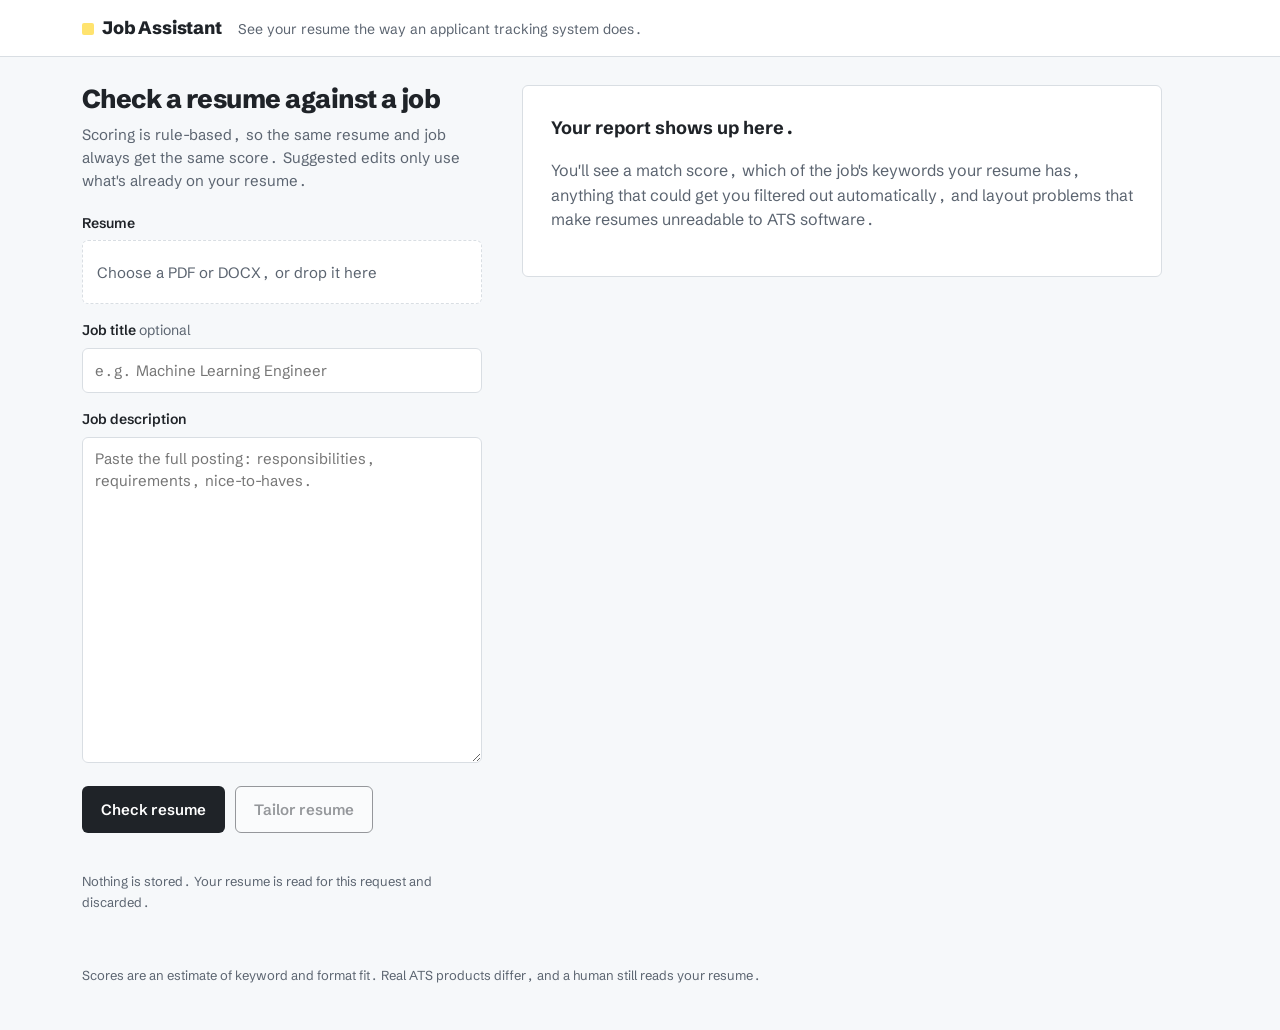
<file: frontend/index.html>
<!doctype html>
<html lang="en">
<head>
  <meta charset="utf-8">
  <meta name="viewport" content="width=device-width, initial-scale=1">
  <title>Job Assistant — ATS resume check</title>
  <meta name="description" content="Check how an applicant tracking system reads your resume against a job description, and get edits that never invent experience.">
  <link rel="preconnect" href="https://fonts.googleapis.com">
  <link rel="preconnect" href="https://fonts.gstatic.com" crossorigin>
  <link href="https://fonts.googleapis.com/css2?family=Schibsted+Grotesk:wght@400;500;600;700;800&display=swap" rel="stylesheet">
  <link rel="stylesheet" href="styles.css">
  <script src="config.js"></script>
</head>
<body>
  <header class="top">
    <div class="wrap">
      <p class="brand">Job Assistant</p>
      <p class="tag">See your resume the way an applicant tracking system does.</p>
    </div>
  </header>

  <main class="wrap layout">
    <form id="form" class="inputs" novalidate>
      <h1>Check a resume against a job</h1>
      <p class="lede">Scoring is rule-based, so the same resume and job always get the same score. Suggested edits only use what's already on your resume.</p>

      <label class="field">
        <span class="field-label">Resume</span>
        <span class="drop" id="drop">
          <input type="file" id="resume" accept=".pdf,.docx,.txt" required>
          <span id="drop-text">Choose a PDF or DOCX, or drop it here</span>
        </span>
      </label>

      <label class="field">
        <span class="field-label">Job title <span class="opt">optional</span></span>
        <input type="text" id="title" placeholder="e.g. Machine Learning Engineer" autocomplete="off">
      </label>

      <label class="field">
        <span class="field-label">Job description</span>
        <textarea id="jd" rows="14" placeholder="Paste the full posting: responsibilities, requirements, nice-to-haves." required></textarea>
      </label>

      <div class="actions">
        <button type="submit" id="scan-btn" class="primary">Check resume</button>
        <button type="button" id="tailor-btn" class="secondary" disabled>Tailor resume</button>
      </div>
      <p id="status" class="status" role="status" aria-live="polite"></p>
      <p class="privacy">Nothing is stored. Your resume is read for this request and discarded.</p>
    </form>

    <section id="results" class="results" aria-live="polite">
      <div class="empty">
        <p class="empty-title">Your report shows up here.</p>
        <p>You'll see a match score, which of the job's keywords your resume has, anything that could get you filtered out automatically, and layout problems that make resumes unreadable to ATS software.</p>
      </div>
    </section>
  </main>

  <footer class="wrap foot">
    <p>Scores are an estimate of keyword and format fit. Real ATS products differ, and a human still reads your resume.</p>
  </footer>

  <script src="app.js"></script>
</body>
</html>
</file>
<file: frontend/styles.css>
:root {
  --paper: #F6F8FA;
  --sheet: #FFFFFF;
  --ink: #1F2328;
  --muted: #5B6470;
  --rule: #D9DEE3;
  --hl: #FFE36E;
  --hl-soft: #FFF4BF;
  --red: #B4302A;
  --red-soft: #FBEAE8;
  --green: #1C7448;
  --green-soft: #E5F3EB;
  --focus: #2457C5;
  --radius: 6px;
  color-scheme: light;
}
@media (prefers-color-scheme: dark) {
  :root:not([data-theme="light"]) {
    --paper: #15181C; --sheet: #1D2126; --ink: #E8EBEE; --muted: #A1A9B3; --rule: #333A42;
    --hl: #7A6A10; --hl-soft: #3D3714; --red: #F08A80; --red-soft: #3A2220;
    --green: #6FCF9B; --green-soft: #1C3127; --focus: #7FA5FF; color-scheme: dark;
  }
}
:root[data-theme="dark"] {
  --paper: #15181C; --sheet: #1D2126; --ink: #E8EBEE; --muted: #A1A9B3; --rule: #333A42;
  --hl: #7A6A10; --hl-soft: #3D3714; --red: #F08A80; --red-soft: #3A2220;
  --green: #6FCF9B; --green-soft: #1C3127; --focus: #7FA5FF; color-scheme: dark;
}

* { box-sizing: border-box; }
html { -webkit-text-size-adjust: 100%; }
body {
  margin: 0; background: var(--paper); color: var(--ink);
  font: 400 16px/1.55 "Schibsted Grotesk", system-ui, sans-serif;
  font-variant-numeric: tabular-nums;
}
.wrap { max-width: 1180px; margin: 0 auto; padding: 0 16px; }
@media (min-width: 720px) { .wrap { padding: 0 32px; } }

:focus-visible { outline: 2px solid var(--focus); outline-offset: 2px; }

/* header */
.top { border-bottom: 1px solid var(--rule); background: var(--sheet); }
.top .wrap { display: flex; flex-wrap: wrap; align-items: baseline; gap: 4px 16px; padding-top: 14px; padding-bottom: 14px; }
.brand { margin: 0; font-weight: 800; font-size: 18px; letter-spacing: -0.01em; }
.brand::before { content: ""; display: inline-block; width: 12px; height: 12px; margin-right: 8px; background: var(--hl); border-radius: 2px; vertical-align: -1px; }
.tag { margin: 0; color: var(--muted); font-size: 14px; }

/* layout */
.layout { display: grid; gap: 28px; padding-top: 28px; padding-bottom: 40px; }
@media (min-width: 960px) { .layout { grid-template-columns: 400px 1fr; gap: 40px; align-items: start; } .inputs { position: sticky; top: 20px; } }

h1 { font-size: 26px; line-height: 1.15; letter-spacing: -0.02em; margin: 0 0 8px; font-weight: 800; }
.lede { margin: 0 0 20px; color: var(--muted); font-size: 15px; }

.field { display: block; margin-bottom: 16px; }
.field-label { display: block; font-weight: 600; font-size: 14px; margin-bottom: 6px; }
.opt { color: var(--muted); font-weight: 400; }
input[type="text"], textarea {
  width: 100%; font: inherit; font-size: 15px; color: var(--ink); background: var(--sheet);
  border: 1px solid var(--rule); border-radius: var(--radius); padding: 10px 12px;
}
textarea { resize: vertical; min-height: 220px; line-height: 1.45; }
input[type="text"]:focus, textarea:focus { border-color: var(--focus); outline: none; box-shadow: 0 0 0 3px color-mix(in srgb, var(--focus) 20%, transparent); }

.drop { position: relative; display: flex; align-items: center; min-height: 64px; padding: 12px 14px;
  border: 1.5px dashed var(--rule); border-radius: var(--radius); background: var(--sheet); color: var(--muted); font-size: 15px; cursor: pointer; }
.drop input { position: absolute; inset: 0; opacity: 0; cursor: pointer; }
.drop:focus-within { border-color: var(--focus); }
.drop.over { border-color: var(--focus); background: var(--hl-soft); }
.drop.has-file { border-style: solid; color: var(--ink); font-weight: 600; }

.actions { display: flex; gap: 10px; flex-wrap: wrap; }
button { font: inherit; font-weight: 600; font-size: 15px; border-radius: var(--radius); padding: 11px 18px; cursor: pointer; border: 1px solid transparent; }
.primary { background: var(--ink); color: var(--sheet); }
.primary:hover { opacity: .9; }
.secondary { background: var(--sheet); color: var(--ink); border-color: var(--ink); }
button:disabled { opacity: .45; cursor: not-allowed; }
.status { min-height: 22px; margin: 12px 0 0; font-size: 14px; color: var(--muted); }
.status.error { color: var(--red); }
.privacy { margin: 4px 0 0; font-size: 13px; color: var(--muted); }

/* results */
.results { min-width: 0; }
.empty { border: 1px solid var(--rule); border-radius: var(--radius); background: var(--sheet); padding: 28px; color: var(--muted); max-width: 64ch; }
.empty-title { color: var(--ink); font-weight: 700; font-size: 18px; margin: 0 0 6px; }

.sheet { background: var(--sheet); border: 1px solid var(--rule); border-radius: var(--radius); padding: 24px; margin-bottom: 20px; }
@media (max-width: 520px) { .sheet { padding: 18px 16px; } }
.sheet h2 { font-size: 19px; letter-spacing: -0.01em; margin: 0 0 4px; }
.sheet .sub { margin: 0 0 16px; color: var(--muted); font-size: 14px; max-width: 70ch; }

.scoreline { display: flex; flex-wrap: wrap; align-items: flex-end; gap: 8px 28px; margin-bottom: 20px; }
.score { font-size: 64px; font-weight: 800; line-height: .9; letter-spacing: -0.04em; }
.score small { font-size: 22px; color: var(--muted); font-weight: 600; letter-spacing: 0; }
.verdict { font-size: 16px; max-width: 46ch; padding-bottom: 6px; }

.bars { display: grid; gap: 10px; }
.bar { display: grid; grid-template-columns: 110px 1fr 44px; gap: 12px; align-items: center; font-size: 14px; }
.bar-track { display: block; height: 8px; background: var(--paper); border-radius: 4px; overflow: hidden; border: 1px solid var(--rule); }
.bar-fill { display: block; height: 100%; background: var(--ink); }
.bar-val { text-align: right; font-weight: 600; }
.bar-detail { grid-column: 2 / -1; color: var(--muted); font-size: 13px; margin-top: -6px; }
@media (max-width: 520px) { .bar { grid-template-columns: 88px 1fr 40px; } }

.alerts { list-style: none; padding: 0; margin: 0; display: grid; gap: 8px; }
.alerts li { background: var(--red-soft); border-left: 3px solid var(--red); padding: 9px 12px; border-radius: 0 var(--radius) var(--radius) 0; font-size: 15px; }

.kw-group { margin-bottom: 16px; }
.kw-group:last-child { margin-bottom: 0; }
.kw-head { font-weight: 700; font-size: 14px; margin: 0 0 8px; }
.kw-head span { color: var(--muted); font-weight: 400; }
.chips { display: flex; flex-wrap: wrap; gap: 6px 8px; }
.chip { font-size: 14px; padding: 3px 9px; border-radius: 3px; border: 1px solid var(--rule); background: var(--sheet); }
.chip.matched { background: var(--hl); border-color: transparent; }
.chip.implied { background: var(--hl-soft); border: 1px dashed color-mix(in srgb, var(--ink) 35%, transparent); }
.chip.missing { color: var(--muted); }
.chip .pref { font-size: 12px; color: var(--muted); margin-left: 4px; }
.chip .ev { display: block; font-size: 12px; color: var(--muted); }

.checks { list-style: none; padding: 0; margin: 0; }
.checks li { display: grid; grid-template-columns: 22px 1fr; gap: 10px; padding: 10px 0; border-top: 1px solid var(--rule); font-size: 15px; }
.checks li:first-child { border-top: 0; }
.mark { width: 18px; height: 18px; border-radius: 50%; display: inline-grid; place-items: center; font-size: 12px; font-weight: 800; margin-top: 2px; }
.mark.pass { background: var(--green-soft); color: var(--green); }
.mark.warn { background: var(--hl-soft); color: var(--ink); }
.mark.fail { background: var(--red-soft); color: var(--red); }
.checks .d { color: var(--muted); font-size: 14px; display: block; }

/* tailoring: tracked changes */
.delta { display: flex; align-items: baseline; gap: 12px; flex-wrap: wrap; margin-bottom: 16px; font-size: 17px; }
.delta strong { font-size: 34px; letter-spacing: -0.03em; }
.change { border-top: 1px solid var(--rule); padding: 14px 0; }
.change:first-of-type { border-top: 0; }
.change .ctx { font-size: 13px; color: var(--muted); margin: 0 0 6px; }
.change del { display: block; color: var(--muted); text-decoration-color: var(--red); text-decoration-thickness: 1.5px; margin-bottom: 4px; }
.change ins { display: block; text-decoration: none; background: var(--green-soft); padding: 2px 4px; border-radius: 3px; }
.change.blocked ins { background: transparent; color: var(--muted); text-decoration: line-through; text-decoration-color: var(--red); padding: 0; }
.change .why { font-size: 13px; color: var(--red); margin: 6px 0 0; }
.change .why.ok { color: var(--green); }
details.blocked-list summary { cursor: pointer; font-weight: 600; font-size: 14px; padding: 8px 0; }
.note { background: var(--paper); border: 1px solid var(--rule); border-radius: var(--radius); padding: 10px 12px; font-size: 14px; margin: 0 0 14px; }
.gaps { color: var(--muted); font-size: 15px; }
.download { display: inline-block; margin-top: 8px; background: var(--ink); color: var(--sheet); text-decoration: none; font-weight: 600; padding: 11px 18px; border-radius: var(--radius); }

.foot { color: var(--muted); font-size: 13px; padding-bottom: 32px; }

@media (prefers-reduced-motion: no-preference) {
  .sheet.fresh { animation: settle .35s ease-out both; }
  @keyframes settle { from { opacity: 0; transform: translateY(6px); } to { opacity: 1; transform: none; } }
}
</file>
